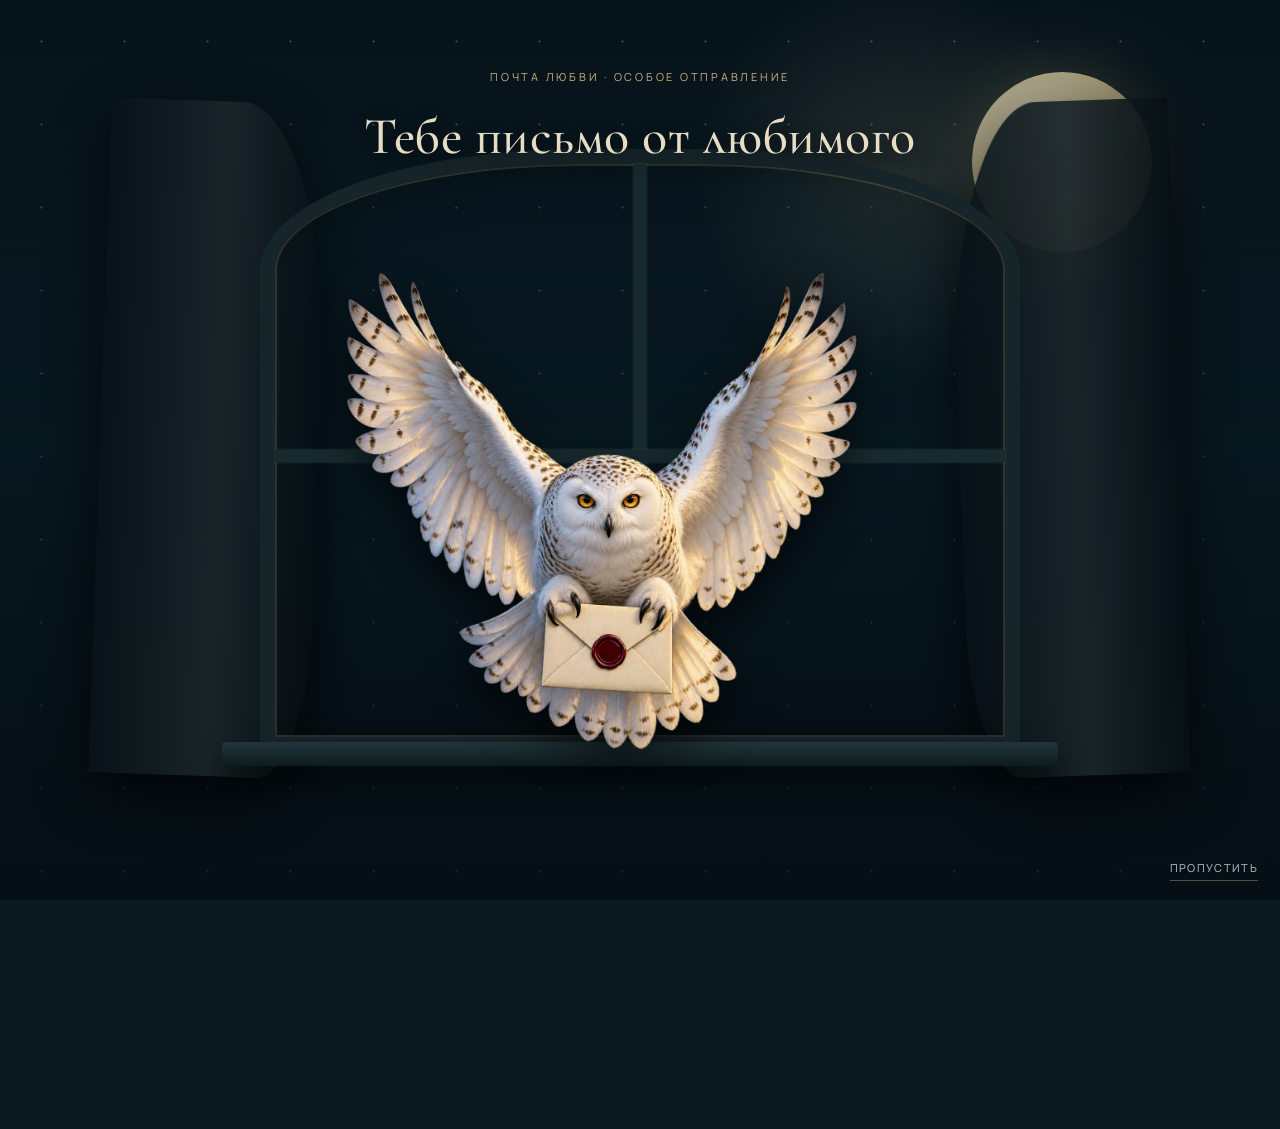
<file: index.html>
<!doctype html>
<html lang="ru">
<head>
  <meta charset="UTF-8">
  <meta name="viewport" content="width=device-width, initial-scale=1">
  <meta name="theme-color" content="#09191f">
  <meta name="description" content="Александра, тебе письмо. Маленькое волшебное приключение и приглашение в кино.">
  <meta name="robots" content="noindex, nofollow">
  <title>Александра, тебе письмо · Почта любви</title>
  <link rel="icon" type="image/svg+xml" href="data:image/svg+xml,%3Csvg xmlns='http://www.w3.org/2000/svg' viewBox='0 0 64 64'%3E%3Crect width='64' height='64' rx='14' fill='%2309191f'/%3E%3Cpath d='M32 8 38 26 56 32 38 38 32 56 26 38 8 32 26 26Z' fill='%23dabb7c'/%3E%3C/svg%3E">
  <link rel="preconnect" href="https://fonts.googleapis.com">
  <link rel="preconnect" href="https://fonts.gstatic.com" crossorigin>
  <link href="https://fonts.googleapis.com/css2?family=Cormorant+Garamond:ital,wght@0,400;0,500;0,600;1,400;1,500;1,600&family=Manrope:wght@400;500;600;700&display=swap" rel="stylesheet">
  <link rel="stylesheet" href="./style.css?v=4">
  <link rel="preload" href="./assets/castle.webp" as="image">
  <link rel="preload" href="./assets/owl.webp" as="image">
  <script src="./music.js?v=6" defer></script>
  <script src="./app.js?v=4" defer></script>
</head>
<body>
  <div class="night" aria-hidden="true"></div>
  <div class="night-shade" aria-hidden="true"></div>
  <div class="page-frame" aria-hidden="true"></div>
  <div id="stars" aria-hidden="true"></div>
  <div id="burst" aria-hidden="true"></div>

  <header class="masthead">
    <a class="brand" href="#" id="home-link" aria-label="Почта любви - в начало">
      <span class="brand-symbol" aria-hidden="true">✦</span>
      <span>ПОЧТА ЛЮБВИ<small>ОСОБОЕ ОТПРАВЛЕНИЕ</small></span>
    </a>
    <button id="music-toggle" class="sound-button" type="button" aria-pressed="false" aria-controls="music-panel" aria-label="Выключить фоновую музыку">
      <span class="sound-icon" aria-hidden="true">♫</span><span id="music-label">Загружаем музыку…</span>
    </button>
  </header>

  <main id="main">
    <section id="arrival" class="screen arrival active" aria-labelledby="arrival-title">
      <div class="arrival-copy">
        <div class="eyebrow"><span class="mini-line"></span> ЛИЧНО В РУКИ <span class="tiny-star">✦</span></div>
        <h1 id="arrival-title">Александра,<br><em>тебе письмо.</em></h1>
        <p class="hero-description">Эта сова пролетела долгий путь,<br class="desktop-break"> чтобы доставить тебе кое-что особенное.</p>
        <button class="gold-button" id="open-letter" type="button">Открыть конверт <span aria-hidden="true">↗</span></button>
        <p class="whisper">Кажется, внутри немного волшебства.</p>
      </div>
      <div class="owl-space">
        <span class="orbit orbit-one" aria-hidden="true"></span><span class="orbit orbit-two" aria-hidden="true"></span>
        <button class="owl-button" id="owl-letter" type="button" aria-label="Принять письмо у совы и открыть конверт">
          <img id="owl" src="./assets/owl.webp" alt="Белая сова приносит запечатанный конверт" width="1254" height="1254" fetchpriority="high">
        </button>
        <div class="delivery-note"><span aria-hidden="true">✧</span><span>АДРЕСАТ: АЛЕКСАНДРА<small>Отправлено с особым теплом</small></span></div>
      </div>
    </section>

    <section id="letter" class="screen letter-screen" aria-labelledby="letter-title" hidden>
      <div class="section-intro"><div class="eyebrow centered">ПИСЬМО НАШЛО СВОЙ АДРЕС</div><p>Некоторые приглашения заслуживают совы.</p></div>
      <article class="letter-paper">
        <div class="letter-rule"><span>ДЛЯ БУСИНКИ</span><span aria-hidden="true">✦</span><span>ОТ МАКСИМА</span></div>
        <h2 id="letter-title" tabindex="-1">Бусинка,</h2>
        <p>я подумал, что просто написать «пойдём в кино» - слишком обычно для тебя. Поэтому приглашаю тебя таким необычным способом. Мне хотелось, чтобы ты улыбнулась уже с первых секунд и почувствовала, как сильно я хотел сделать этот вечер особенным для нас.</p>
        <p>В субботу, <strong>26 сентября, в 16:00</strong>, хочу провести этот вечер с тобой: смотреть кино, держать тебя за руку, делиться попкорном и просто радоваться тому, что ты рядом.</p>
        <p>С тобой даже самый обычный день становится теплее. Ты делаешь мои дни счастливее, и рядом с тобой мне хочется чаще придумывать такие маленькие сюрпризы только ради твоей улыбки.</p>
        <p class="letter-highlight">Самое важное в этом приглашении - не фильм. Самое важное - что мы будем вместе.</p>
        <div class="signature"><span>С любовью,</span><strong>Максим</strong></div>
        <span class="letter-mark" aria-hidden="true">М</span>
      </article>
      <div class="letter-actions"><p>Билеты спрятаны за тремя маленькими заклинаниями.<br>Разгадаем их?</p><button class="gold-button" id="start-quest" type="button">Найти билеты <span aria-hidden="true">✧</span></button></div>
    </section>

    <section id="quest" class="screen quest-screen" aria-labelledby="quest-title" hidden>
      <div class="quest-topline"><button class="text-button" id="back-to-letter" type="button">← К письму</button><span class="eyebrow" id="quest-counter">ЗАКЛИНАНИЕ 01 / 03</span></div>
      <div class="quest-card">
        <div class="quest-progress" aria-label="Прогресс квеста"><span class="current">01</span><i></i><span>02</span><i></i><span>03</span></div>
        <div class="quest-emblem" id="quest-emblem" aria-hidden="true">✧</div>
        <h2 id="quest-title" tabindex="-1">Зажги немного света</h2>
        <p class="quest-prompt" id="quest-prompt">Путь к билетам скрыт в темноте. Какое заклинание зажжёт свет на кончике палочки?</p>
        <div id="quest-choices" class="quest-choices"></div>
        <p class="quest-feedback" id="quest-feedback" role="status" aria-live="polite"></p>
        <div class="quest-help"><button class="text-button" id="hint-button" type="button">Нужна подсказка?</button><p id="quest-hint" hidden></p></div>
        <button class="gold-button next-button" id="next-step" type="button" disabled>Следующее заклинание <span aria-hidden="true">→</span></button>
      </div>
      <p class="quest-note">Здесь не бывает плохих волшебниц. Можно пробовать сколько угодно.</p>
    </section>

    <section id="tickets" class="screen tickets-screen" aria-labelledby="tickets-title" hidden>
      <div class="eyebrow centered">ВСЕ ЗАКЛИНАНИЯ СРАБОТАЛИ <span aria-hidden="true">✦</span></div>
      <h2 id="tickets-title" tabindex="-1">Вот они - <em>наши билеты.</em></h2>
      <p class="tickets-subtitle">«Гарри Поттер и философский камень»<br>Кинотеатр «Другар» · Зал 4 IMAX</p>
      <div class="ticket-pair">
        <article class="cinema-ticket" aria-label="Билет для Александры на фильм Гарри Поттер и философский камень">
          <div class="ticket-main"><div class="ticket-kicker"><span>ГАРРИ ПОТТЕР И ФИЛОСОФСКИЙ КАМЕНЬ</span><span aria-hidden="true">⚡</span></div><p class="ticket-for">КИНОТЕАТР «ДРУГАР» · ЗАЛ 4 IMAX</p><h3>Александра</h3><div class="ticket-data"><div><small>ДАТА</small><strong>26.09.2026</strong></div><div><small>ВРЕМЯ</small><strong>16:00</strong></div><div><small>МЕСТО</small><strong>6 ряд · 18 место</strong></div></div></div>
          <div class="ticket-stub"><span>БИЛЕТ</span><strong>01</strong><span class="stub-star" aria-hidden="true">✧</span><small>ИЗ ДВУХ</small></div>
        </article>
        <article class="cinema-ticket second-ticket" aria-label="Билет для Максима на фильм Гарри Поттер и философский камень">
          <div class="ticket-main"><div class="ticket-kicker"><span>ГАРРИ ПОТТЕР И ФИЛОСОФСКИЙ КАМЕНЬ</span><span aria-hidden="true">🦉</span></div><p class="ticket-for">КИНОТЕАТР «ДРУГАР» · ЗАЛ 4 IMAX</p><h3>Максим</h3><div class="ticket-data"><div><small>ДАТА</small><strong>26.09.2026</strong></div><div><small>ВРЕМЯ</small><strong>16:00</strong></div><div><small>МЕСТО</small><strong>6 ряд · 19 место</strong></div></div></div>
          <div class="ticket-stub"><span>БИЛЕТ</span><strong>02</strong><span class="stub-star" aria-hidden="true">✧</span><small>ИЗ ДВУХ</small></div>
        </article>
      </div>
      <p class="venue-note">Кинотеатр «Другар» · Зал 4 IMAX<br><span>26 сентября · 16:00 · места рядом</span></p>
      <div class="ticket-actions"><button class="gold-button" id="save-tickets" type="button">Сохранить билеты <span aria-hidden="true">↓</span></button><button class="text-button" id="reread" type="button">Перечитать письмо</button></div>
      <p id="save-feedback" class="save-feedback" role="status"></p>
      <p class="closing-note">Ради твоей улыбки стоило отправить сову.</p>
    </section>
  </main>

  <footer class="page-footer"><div class="journey" aria-label="Этапы приглашения"><span data-phase="arrival" class="current">01 <b>Письмо</b></span><i></i><span data-phase="quest">02 <b>Заклинания</b></span><i></i><span data-phase="tickets">03 <b>Два билета</b></span></div><span class="footer-note">МАЛЕНЬКАЯ МАГИЯ ДЛЯ ТЕБЯ</span></footer>

  <aside class="music-panel" id="music-panel" aria-label="Фоновая музыка" hidden>
    <div class="music-heading"><div><strong>Фоновая музыка</strong><small>Музыка для волшебного вечера</small></div><button type="button" id="stop-music" class="close-button" aria-label="Остановить музыку и закрыть проигрыватель">×</button></div>
    <p id="music-status" role="status">Музыка попробует включиться автоматически. Если браузер заблокирует звук, коснись страницы или открой конверт.</p>
  </aside>

  <noscript><p class="no-script">Чтобы открыть письмо и пройти квест, включи JavaScript в браузере.</p></noscript>
</body>
</html>
</file>
<file: style.css>
:root{color-scheme:dark;--night:#09191f;--ink:#e8e6db;--muted:#a4b5b7;--gold:#dabb7c;--line:rgba(218,187,124,.24);--serif:'Cormorant Garamond',Georgia,serif;--sans:'Manrope',Arial,sans-serif}
*{box-sizing:border-box}html{min-width:320px;scroll-behavior:smooth}body{margin:0;background:var(--night);color:var(--ink);font-family:var(--sans);font-size:1rem;line-height:1.6;min-height:100svh;overflow-x:hidden}button,a{-webkit-tap-highlight-color:transparent}button{font:inherit;cursor:pointer}button:disabled{cursor:default}a{color:inherit}button:focus-visible,a:focus-visible{outline:2px solid #f4dca2;outline-offset:6px}h1,h2,h3,p{margin:0}h1,h2,h3{font-family:var(--serif);font-weight:500}h2:focus{outline:none}em{font-weight:400}button{color:inherit}button,a{touch-action:manipulation}[hidden]{display:none!important}
.night,.night-shade{position:fixed;inset:0;pointer-events:none}.night{z-index:-4;background:url('./assets/castle.webp') center center/cover no-repeat;opacity:.75}.night-shade{z-index:-3;background:linear-gradient(90deg,rgba(5,20,26,.98) 0%,rgba(5,20,26,.89) 29%,rgba(5,20,26,.39) 67%,rgba(5,20,26,.22)),linear-gradient(0deg,#07191f 0%,transparent 38%,rgba(5,18,24,.3))}.page-frame{position:fixed;inset:22px;border:1px solid rgba(218,187,124,.15);z-index:-1;pointer-events:none}.page-frame:before,.page-frame:after{content:'✦';position:absolute;left:50%;transform:translateX(-50%);background:#0b1b22;padding:0 18px;color:#b59b65;font-size:0.8125rem}.page-frame:before{top:-11px}.page-frame:after{bottom:-11px}
.masthead{max-width:1360px;margin:0 auto;padding:51px 64px 0;display:flex;align-items:center;justify-content:space-between;gap:20px}.brand{display:flex;align-items:center;gap:14px;text-decoration:none;font-size:0.8125rem;font-weight:600;letter-spacing:2.4px;color:#e4d3ac}.brand-symbol{font-size:2.0625rem;line-height:1;color:var(--gold)}.brand small{display:block;margin-top:3px;font-size:0.75rem;letter-spacing:2.1px;color:#8c9ea3;font-weight:400}.sound-button{display:flex;align-items:center;gap:9px;border:1px solid var(--line);border-radius:100px;background:rgba(5,18,23,.42);padding:10px 17px;font-size:0.8125rem;color:#d2d8d4;transition:background .2s}.sound-button:hover{background:#16313a}.sound-icon{font-size:1.25rem;color:var(--gold);line-height:1}
main{max-width:1280px;margin:auto;position:relative}.screen.active{animation:reveal .8s ease both}.arrival{position:relative;min-height:min(760px,calc(100svh - 180px));display:grid;grid-template-columns:1fr 1fr;align-items:center;padding:10px 64px 83px}.arrival-copy{position:relative;z-index:2;padding-top:36px}.eyebrow{font-size:0.75rem;letter-spacing:2.5px;color:var(--gold);font-weight:600;display:flex;align-items:center;gap:13px}.mini-line{display:inline-block;width:32px;height:1px;background:#ae965f}.tiny-star{font-size:0.75rem;color:var(--gold)}h1{font-size:clamp(64px,6.6vw,96px);line-height:1.02;letter-spacing:-2.8px;margin-top:25px;color:#f0ede4}h1 em{color:#ddc595}.hero-description{font-size:1rem;line-height:1.85;color:#b5c0bf;margin:27px 0 33px}.gold-button{background:linear-gradient(105deg,#e7cf9a,#d0ad68);color:#172326;border:1px solid #e1c28a;min-height:53px;padding:15px 27px;display:inline-flex;align-items:center;justify-content:center;gap:27px;font-size:0.875rem;font-weight:700;box-shadow:0 8px 30px #0002;transition:transform .2s,box-shadow .2s,filter .2s;border-radius:3px;letter-spacing:.1px}.gold-button:hover:not(:disabled){transform:translateY(-2px);box-shadow:0 6px 32px #dcc18024;filter:brightness(1.09)}.gold-button span{font-size:1.25rem;font-weight:400;line-height:1}.gold-button:disabled{opacity:.35;box-shadow:none}.whisper{font-family:var(--serif);font-size:1.1875rem;font-style:italic;color:#8eaaa9;margin-top:18px}.owl-space{position:relative;width:120%;margin-left:-10%;height:100%;min-height:480px;display:flex;align-items:center;justify-content:center}.owl-button{border:0;background:none;width:100%;padding:0;position:relative;z-index:1;transform-origin:center;animation:owl-arrival 2.6s cubic-bezier(.17,.67,.2,1) both}.owl-button img{width:100%;height:auto;display:block;filter:drop-shadow(0 22px 25px #0007);animation:owl-float 6s ease-in-out 2.6s infinite;transition:filter .3s}.owl-button:hover img{filter:drop-shadow(0 10px 27px #d3be9345)}.owl-button.depart{animation:owl-depart .75s ease-in both}.orbit{position:absolute;top:48%;left:50%;transform:translate(-50%,-50%);width:76%;aspect-ratio:1;border:1px solid #d6c29310;border-radius:50%;pointer-events:none}.orbit-two{width:90%;border-style:dashed;border-color:#d6c2930a}.delivery-note{display:flex;align-items:center;gap:11px;color:#c6b58c;position:absolute;bottom:24px;left:50%;transform:translateX(-50%);white-space:nowrap;font-size:0.75rem;letter-spacing:2px;z-index:2}.delivery-note>span:first-child{font-size:1.75rem}.delivery-note small{display:block;text-align:center;color:#a7b4b4;font-family:var(--serif);font-style:italic;font-size:1.0625rem;letter-spacing:0;margin-top:2px}.arrival-bottom{position:absolute;bottom:27px;left:64px;right:64px;border-top:1px solid var(--line);padding-top:19px;display:flex;gap:19px;align-items:center;font-size:0.8125rem;color:#bbc7c5}.page-footer{padding:16px 64px 45px;max-width:1360px;margin:0 auto;display:flex;align-items:center;justify-content:space-between;gap:20px}.journey{display:flex;gap:13px;align-items:center;font-size:0.75rem;color:#68838b}.journey span{display:flex;gap:8px;align-items:center}.journey b{font-size:0.75rem;font-weight:400}.journey i{width:22px;height:1px;background:#486068}.journey .current{color:#d6bc8c}.journey .done{color:#9bada8}.footer-note{font-size:0.75rem;letter-spacing:2.3px;color:#7d999e}
.centered{justify-content:center}.section-intro{text-align:center;margin-bottom:30px}.section-intro p{font-family:var(--serif);font-style:italic;font-size:1.4375rem;margin-top:9px;color:#b7c5c4}.letter-screen{padding:55px 24px 40px}.letter-paper{max-width:680px;margin:auto;color:#433b2c;background:radial-gradient(ellipse at 10% 0%,#fff8e6 0,transparent 55%),linear-gradient(130deg,#e9d9b7,#f2e4c9 55%,#decca6);padding:34px 55px 38px;border:1px solid #dbcca7;box-shadow:0 20px 80px #0005,0 0 0 7px #e8d8b70d;position:relative}.letter-rule{display:flex;justify-content:space-between;align-items:center;border-bottom:1px solid #a99a7645;padding-bottom:20px;font-size:0.75rem;letter-spacing:2px;color:#7a684b}.letter-paper h2{font-size:3rem;line-height:1.2;margin:23px 0 14px;color:#403626}.letter-paper p{font-family:var(--serif);font-size:1.375rem;line-height:1.45;margin-bottom:16px}.letter-paper strong{font-weight:600}.letter-paper .letter-highlight{font-style:italic;font-size:1.6875rem;line-height:1.25;margin-top:25px;color:#725036}.signature{margin-top:28px;display:flex;flex-direction:column;font-family:var(--serif);font-size:1.125rem;color:#706044}.signature strong{font-size:2.1875rem;font-weight:500;font-style:italic;line-height:1.15}.letter-mark{position:absolute;right:45px;bottom:33px;border:1px solid #8e3c3859;box-shadow:0 0 0 4px #8e3c3809;width:60px;height:60px;border-radius:50%;display:grid;place-items:center;font-family:var(--serif);font-size:2.0625rem;color:#864b42;transform:rotate(-13deg)}.letter-actions{text-align:center;margin-top:33px}.letter-actions p{font-size:0.875rem;color:#a9bbbc;line-height:1.8;margin-bottom:21px}
.quest-screen{max-width:850px;margin:0 auto;padding:49px 36px 35px}.quest-topline{display:flex;justify-content:space-between;align-items:center;margin-bottom:22px;gap:15px}.text-button{background:transparent;border:0;padding:9px 0;font-size:0.8125rem;color:#b9c5c3;border-bottom:1px solid transparent}.text-button:hover{color:#ebd3a3;border-bottom-color:#ebd3a350}.quest-topline .eyebrow{font-size:0.75rem;letter-spacing:2px}.quest-card{text-align:center;background:linear-gradient(135deg,#132a31e8,#07181ded);border:1px solid var(--line);padding:32px 52px 36px;box-shadow:0 25px 80px #0004;position:relative}.quest-progress{display:flex;align-items:center;justify-content:center;gap:13px;margin-bottom:18px}.quest-progress span{display:grid;place-items:center;width:32px;height:32px;font-size:0.75rem;border-radius:50%;border:1px solid #415459;color:#61787e}.quest-progress .current{border-color:#dabb7c;color:#dec994;box-shadow:0 0 25px #dabb7c0d}.quest-progress .done{background:#dabb7c;color:#13292f;border-color:#dabb7c}.quest-progress i{display:block;height:1px;width:40px;background:#384c51}.quest-emblem{font-size:3rem;line-height:1.2;color:#d7bb83;margin:18px 0 7px;text-shadow:0 0 25px #cfb46c55}.quest-card h2{font-size:2.75rem;line-height:1.15;color:#eee8d8;margin-bottom:14px}.quest-prompt{max-width:510px;margin:0 auto 26px;color:#adbfbe;font-size:0.9375rem;line-height:1.8}.quest-choices{display:flex;gap:11px;justify-content:center}.choice{flex:1;border:1px solid #6b78715c;background:#11272e;color:#e4ddcb;border-radius:3px;padding:17px 8px;min-height:64px;font-family:var(--serif);font-size:1.5625rem;transition:background .2s,transform .2s,border-color .2s}.choice:hover:not(:disabled){background:#203940;border-color:#ceb37a;transform:translateY(-2px)}.choice.correct{background:#274944;border-color:#b8bf85;color:#f3e3b4}.choice.wrong{border-color:#b7947b;background:#402d2c}.choice:disabled:not(.correct){opacity:.5}.quest-feedback{font-size:0.875rem;min-height:45px;color:#e0c998;margin-top:16px;line-height:1.6}.quest-help{min-height:44px;margin:0 0 16px}.quest-help .text-button{font-size:0.8125rem;text-decoration:underline;text-underline-offset:5px;color:#879fa4}.quest-help p{font-size:0.875rem;color:#b8c7c5;max-width:450px;margin:7px auto}.quest-note{font-family:var(--serif);font-size:1.1875rem;font-style:italic;text-align:center;margin-top:23px;color:#94adaa}.next-button{min-width:265px}.word-puzzle{width:100%}.word-slots{display:flex;gap:10px;justify-content:center;margin-bottom:16px;min-height:62px}.word-slot{width:30%;max-width:140px;min-height:62px;border:1px dashed #89988661;display:grid;place-items:center;color:#d8c18c;font-family:var(--serif);font-size:1.625rem}.word-slot.filled{background:#d6bb7b10;border-style:solid;border-color:#b7a370}.word-options{display:flex;gap:10px}.word-options .choice{min-height:50px;padding:9px}.reset-words{font-size:0.75rem;color:#93aaa9;margin-top:8px}.quest-card.solved .quest-emblem{animation:glow .8s ease}
.tickets-screen{max-width:920px;padding:54px 32px 40px;margin:0 auto;text-align:center}.tickets-screen h2{font-size:4.125rem;line-height:1.05;letter-spacing:-1.6px;margin:20px 0 15px}.tickets-screen h2 em{color:#dcc292}.tickets-subtitle{font-size:0.9375rem;line-height:1.9;color:#b2c3c2;margin-bottom:31px}.ticket-pair{max-width:710px;margin:0 auto;display:grid;gap:18px}.cinema-ticket{text-align:left;background:linear-gradient(120deg,#edd9ac,#f4e6c9 45%,#dbc496);color:#2e3835;display:grid;grid-template-columns:1fr 100px;box-shadow:0 15px 40px #0003;position:relative;isolation:isolate}.ticket-main{padding:22px 27px 24px}.ticket-kicker{display:flex;justify-content:space-between;gap:15px;color:#667065;border-bottom:1px solid #59645030;padding-bottom:10px;font-size:0.75rem;letter-spacing:2.1px}.ticket-kicker span:last-child{font-size:1rem;color:#887044;line-height:1}.ticket-for{font-size:0.75rem;letter-spacing:1.7px;color:#787b69;margin-top:15px}.cinema-ticket h3{font-size:2.5rem;line-height:1.1;margin:4px 0 20px}.ticket-data{display:grid;grid-template-columns:1.1fr .65fr 1.7fr;gap:16px}.ticket-data small{display:block;font-size:0.75rem;letter-spacing:1.6px;color:#747967;margin-bottom:4px}.ticket-data strong{font-size:0.75rem;line-height:1.35;display:block;font-weight:600;white-space:nowrap}.ticket-stub{border-left:1px dashed #7a826876;display:flex;align-items:center;justify-content:center;flex-direction:column;gap:3px;color:#626b5f}.ticket-stub>span:first-child,.ticket-stub small{font-size:0.75rem;letter-spacing:1.7px}.ticket-stub strong{font-family:var(--serif);font-size:3.4375rem;font-weight:400;line-height:1.2;color:#415147}.stub-star{font-size:1.5625rem;color:#8f774a}.second-ticket{background:linear-gradient(120deg,#102c33,#18343a);color:#e0d4b4;border:1px solid #aa986754}.second-ticket .ticket-kicker{color:#cbb786;border-bottom-color:#aa98673b}.second-ticket .ticket-for,.second-ticket .ticket-data small{color:#8aa4a7}.second-ticket .ticket-stub{border-left-color:#8d8e6b68;color:#b2bca6}.second-ticket .ticket-stub strong{color:#dac596}.venue-note{color:#bdc9c3;font-size:0.875rem;line-height:1.8;margin:22px 0}.venue-note span{color:#7d989c;font-size:0.75rem}.ticket-actions{display:flex;gap:25px;align-items:center;justify-content:center}.closing-note{font-family:var(--serif);font-style:italic;font-size:1.4375rem;color:#b8c7bd;margin-top:19px}.save-feedback{font-size:0.75rem;color:#e4c995;margin-top:10px}
.music-panel{position:fixed;right:39px;top:111px;width:360px;background:#10252e;border:1px solid #c0aa7766;box-shadow:0 18px 70px #000a;z-index:30;padding:14px;border-radius:5px}.music-heading{display:flex;align-items:center;justify-content:space-between;gap:12px;margin-bottom:10px}.music-heading strong{font-family:var(--serif);font-size:1.375rem;font-weight:500;color:#e6d2a5}.music-heading small{display:block;color:#9bacaf;font-size:0.75rem}.close-button{background:none;border:0;font-size:1.6875rem;line-height:1;padding:6px 9px;color:#cdbb92}.music-panel iframe{display:block;width:100%;height:200px;border:0}.music-panel p{font-size:0.75rem;color:#a5b7b7;margin:10px 0 4px}.music-panel a{font-size:0.75rem;color:#d6bf8e;text-underline-offset:3px}.no-script{background:#edddba;color:#263435;padding:20px;margin:30px}.star{position:fixed;z-index:-2;pointer-events:none;background:#dfc687;border-radius:50%;animation:star-drift var(--duration) ease-in-out infinite;opacity:0;box-shadow:0 0 7px #e4cf9980}.spark{position:fixed;z-index:20;width:4px;height:4px;border-radius:50%;background:#f4dca1;pointer-events:none;left:50%;top:46%;box-shadow:0 0 8px #eaca82;animation:spark-burst 1.5s ease-out forwards}
@keyframes reveal{from{opacity:0;transform:translateY(15px)}to{opacity:1;transform:translateY(0)}}@keyframes owl-arrival{0%{opacity:0;transform:translate(40vw,-25vh) scale(.25) rotate(-12deg)}30%{opacity:1}100%{transform:translate(0,0) scale(1) rotate(0)}}@keyframes owl-float{0%,100%{transform:translateY(-6px) rotate(-1deg)}50%{transform:translateY(9px) rotate(1deg)}}@keyframes owl-depart{to{opacity:0;transform:translateY(-40px) scale(1.09);filter:blur(5px)}}@keyframes star-drift{0%,100%{opacity:0;transform:translateY(14px)}45%{opacity:.65}80%{transform:translateY(-25px)}}@keyframes spark-burst{0%{opacity:1;transform:translate(0,0) scale(1.2)}100%{opacity:0;transform:translate(var(--dx),var(--dy)) scale(0)}}@keyframes glow{50%{text-shadow:0 0 50px #f3d49b;transform:scale(1.25)}}
@media(min-width:1500px){.arrival{min-height:760px}.night{background-position:center 43%}}
@media(max-width:1000px){.masthead{padding:43px 44px 0}.arrival{padding:10px 44px 86px;min-height:690px}.arrival-copy{padding-top:0}h1{font-size:4.5625rem}.owl-space{width:125%;margin-left:-14%;min-height:430px}.delivery-note{bottom:68px;left:56%}.arrival-bottom{left:44px;right:44px}.page-footer{padding:16px 44px 40px}.footer-note{display:none}.hero-description{font-size:0.9375rem}.whisper{font-size:1.0625rem}}
@media(max-width:700px){.page-frame{inset:12px}.masthead{padding:32px 27px 0;gap:10px}.brand{font-size:0.75rem;letter-spacing:1.6px;gap:8px}.brand-symbol{font-size:1.625rem}.brand small{font-size:0.75rem;letter-spacing:1.05px}.sound-button{padding:7px 10px;font-size:0.75rem;gap:6px;min-height:36px}.sound-icon{font-size:1.0625rem}.night{background-position:70% center;opacity:.66}.night-shade{background:linear-gradient(180deg,#081a21ba 0%,#081a21c4 28%,#081a2166 66%,#081a21f5),linear-gradient(90deg,#091b2394,transparent)}.arrival{display:flex;flex-direction:column;padding:38px 30px 72px;min-height:0;text-align:center}.arrival-copy{padding:0;order:1;width:100%}.arrival-copy .eyebrow{justify-content:center;font-size:0.75rem;letter-spacing:2px;gap:10px}.mini-line{width:25px}h1{font-size:4.0625rem;letter-spacing:-1.5px;line-height:.98;margin-top:17px}.hero-description{font-size:0.875rem;line-height:1.8;margin:19px auto 22px;max-width:310px}.gold-button{font-size:0.8125rem;min-height:50px;padding:13px 24px}.whisper{font-size:1.0625rem;margin-top:11px}.owl-space{order:2;width:100%;height:auto;min-height:0;margin:-10px 0 -2px;aspect-ratio:1.13;max-width:370px}.owl-button{width:112%;max-width:none;flex-shrink:0;animation-duration:2s}.delivery-note{bottom:0px;left:50%;font-size:0.75rem;letter-spacing:1.5px}.delivery-note small{font-size:0.875rem}.delivery-note>span:first-child{font-size:1.375rem}.orbit{width:80%;top:48%}.orbit-two{width:94%}.arrival-bottom{left:30px;right:30px;bottom:15px;justify-content:center;font-size:0.75rem;padding-top:15px;gap:12px}.page-footer{padding:9px 28px 31px;justify-content:center}.journey{gap:9px;font-size:0.75rem}.journey b{font-size:0.75rem}.journey span{gap:5px}.journey i{width:16px}.eyebrow{font-size:0.75rem;letter-spacing:2px}.letter-screen{padding:35px 27px 29px}.section-intro{margin-bottom:23px}.section-intro p{font-size:1.1875rem}.letter-paper{padding:23px 24px 31px}.letter-rule{font-size:0.75rem;letter-spacing:1.4px;padding-bottom:15px}.letter-paper h2{font-size:2.4375rem;margin-top:19px}.letter-paper p{font-size:1.25rem;line-height:1.45;margin-bottom:15px}.letter-paper .letter-highlight{font-size:1.5625rem;margin-top:23px}.letter-mark{right:25px;bottom:28px;width:49px;height:49px;font-size:1.6875rem}.signature{font-size:1.0625rem}.signature strong{font-size:1.9375rem}.letter-actions{margin-top:26px}.letter-actions p{font-size:0.8125rem}.quest-screen{padding:34px 27px 30px}.quest-topline{margin-bottom:15px}.quest-topline .eyebrow{font-size:0.75rem;letter-spacing:1.2px}.quest-card{padding:26px 20px 28px}.quest-progress{margin-bottom:11px}.quest-progress span{width:29px;height:29px}.quest-progress i{width:29px}.quest-emblem{font-size:2.8125rem;margin-top:15px}.quest-card h2{font-size:2.25rem}.quest-prompt{font-size:0.875rem;line-height:1.8;margin-bottom:23px}.quest-choices{gap:7px}.choice{font-size:1.375rem;padding:14px 5px;min-height:59px}.quest-feedback{font-size:0.8125rem;margin-top:15px;min-height:57px}.quest-help{margin-bottom:18px}.quest-help p{font-size:0.8125rem}.next-button{width:100%;min-width:0;gap:14px;font-size:0.75rem}.quest-note{font-size:1.125rem;padding:0 10px}.word-slot{font-size:1.4375rem}.tickets-screen{padding:39px 26px 25px}.tickets-screen h2{font-size:3rem;line-height:1.08;letter-spacing:-.7px;margin-top:17px}.tickets-subtitle{font-size:0.8125rem;margin-bottom:25px}.ticket-pair{gap:15px}.cinema-ticket{grid-template-columns:1fr 55px}.ticket-main{padding:17px 16px 19px}.ticket-kicker{font-size:0.75rem;letter-spacing:1px;padding-bottom:10px}.ticket-for{font-size:0.75rem;letter-spacing:1px;margin-top:12px}.cinema-ticket h3{font-size:2.125rem;margin:6px 0 15px}.ticket-data{grid-template-columns:1fr .6fr;gap:12px 14px}.ticket-data div:last-child{grid-column:span 2}.ticket-data small{font-size:0.75rem;letter-spacing:1px;margin-bottom:2px}.ticket-data strong{font-size:0.75rem}.ticket-stub strong{font-size:2.4375rem}.ticket-stub>span:first-child,.ticket-stub small{font-size:0.75rem;letter-spacing:.9px}.stub-star{font-size:1.4375rem}.venue-note{font-size:0.8125rem;margin:19px 0}.venue-note span{font-size:0.75rem;line-height:1.8;display:block;margin-top:4px}.ticket-actions{flex-direction:column;gap:5px}.closing-note{font-size:1.3125rem;margin-top:13px}.music-panel{right:21px;top:82px;width:min(360px,calc(100vw - 42px));padding:12px}.music-panel iframe{height:200px}.music-heading strong{font-size:1.3125rem}}
@media(max-width:370px){h1{font-size:3.5625rem}.brand{font-size:0.75rem}.sound-button{font-size:0.75rem}.arrival{padding-left:23px;padding-right:23px}.letter-screen,.quest-screen,.tickets-screen{padding-left:23px;padding-right:23px}.letter-paper{padding-left:20px;padding-right:20px}.quest-card{padding-left:15px;padding-right:15px}.tickets-screen h2{font-size:2.625rem}}
@media(prefers-reduced-motion:reduce){html{scroll-behavior:auto}*,*:before,*:after{animation:none!important;transition:none!important}.star,.spark{display:none}.owl-button.depart{opacity:0}}
/* Readable controls and metadata at every viewport and browser text size. */
.sound-button,.gold-button,.text-button,.next-button{font-size:.875rem}
.hero-description,.quest-prompt,.letter-actions p,.tickets-subtitle,.quest-feedback,.quest-help p,.venue-note{font-size:1rem}
.arrival-bottom{font-size:.875rem;flex-wrap:wrap}
.ticket-data strong{font-size:.875rem;white-space:normal}
.ticket-data small,.ticket-for,.ticket-kicker,.ticket-stub>span:first-child,.ticket-stub small{font-size:.75rem;letter-spacing:1px}
.journey b{font-size:.875rem}.journey span{flex-wrap:wrap;justify-content:center}
.letter-rule{letter-spacing:1px}.brand small{letter-spacing:1px}.brand{letter-spacing:1.7px}
.ticket-kicker{align-items:center}.quest-topline{flex-wrap:wrap}
.brand,.sound-button,.arrival-copy,.ticket-main{min-width:0}
.music-heading small{font-size:.75rem}.music-panel a,.music-panel p{font-size:.875rem}
@media(max-width:700px){
 .brand{font-size:.75rem;letter-spacing:1px}.brand small{display:none}
 .sound-button{font-size:.875rem;min-height:42px}.sound-button #music-label{display:none}.sound-button:after{content:'Музыка'}
 .masthead{padding-left:27px;padding-right:27px}.eyebrow,.arrival-copy .eyebrow,.quest-topline .eyebrow{font-size:.75rem;letter-spacing:1.3px}
 h1{font-size:clamp(3.35rem,15.5vw,4.3rem)}
 .arrival-bottom{font-size:.875rem;gap:9px}.arrival-bottom .tiny-star{display:none}.arrival{padding-bottom:88px}
 .delivery-note{font-size:.75rem;letter-spacing:.5px}.delivery-note small{font-size:1rem}
 .letter-rule{font-size:.75rem;letter-spacing:0;gap:8px}.letter-rule>span:nth-child(2){display:none}
 .letter-paper p{font-size:1.25rem}.quest-topline .text-button{font-size:.875rem}
 .quest-choices{flex-wrap:wrap}.choice{min-width:75px;font-size:1.4rem}
 .ticket-kicker{font-size:.75rem;letter-spacing:.4px;line-height:1.5}.ticket-kicker span:last-child{display:none}
 .ticket-for{font-size:.75rem;letter-spacing:.4px}.ticket-data strong{font-size:.875rem;line-height:1.5}
 .ticket-stub>span:first-child,.ticket-stub small{font-size:.75rem;letter-spacing:0}.cinema-ticket{grid-template-columns:minmax(0,1fr) 58px}
 .venue-note span{font-size:.75rem}.ticket-data{gap:12px 8px}
 .journey{gap:8px}.journey b{font-size:.75rem}.journey i{width:12px}
 .tickets-screen .eyebrow{font-size:.75rem;letter-spacing:1px;flex-wrap:wrap;gap:7px}
 .quest-card h2{font-size:2.25rem}.quest-note{font-size:1.125rem}
}
@media(max-width:370px){.masthead{padding-left:24px;padding-right:24px}.brand{letter-spacing:.5px}.sound-button:after{display:none}.sound-button{width:42px;justify-content:center}.sound-icon{font-size:1.5rem}.ticket-main{padding-left:14px;padding-right:14px}.cinema-ticket h3{font-size:1.9rem}.ticket-for{letter-spacing:0}}

@media(max-width:700px){.music-panel{position:relative;top:auto;right:auto;width:calc(100% - 54px);max-width:360px;margin:24px auto 0;z-index:5}}

/* The soundtrack stays in the page while the invitation changes. */
.music-panel{position:relative;top:auto;right:auto;margin:10px auto 35px;width:360px;max-width:calc(100% - 54px);z-index:5}.sound-button[data-playing="true"]{border-color:#dabb7c77}.sound-button[data-playing="true"] .sound-icon{color:#eed8a6}
@media(max-width:700px){.music-panel{margin:8px auto 28px}.sound-button[data-playing="true"]:after{content:"Пауза"}}
</file>
